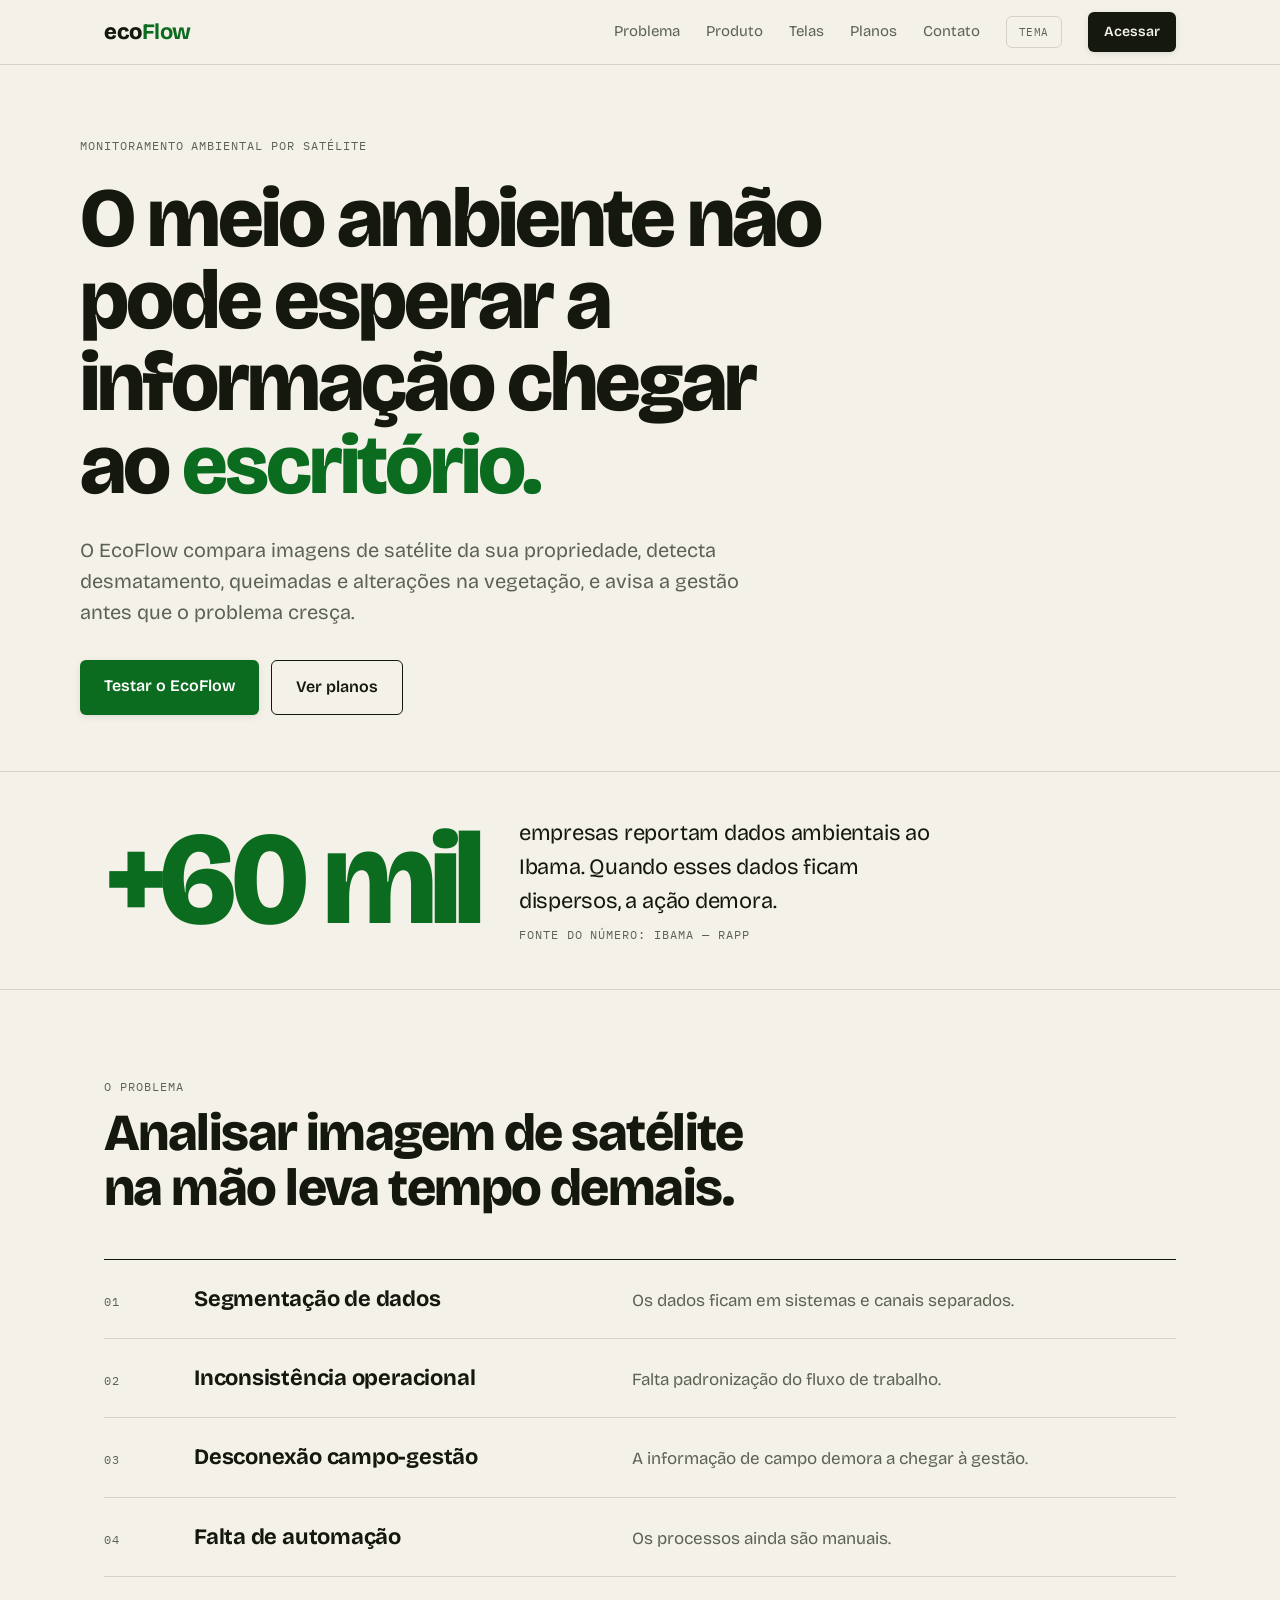
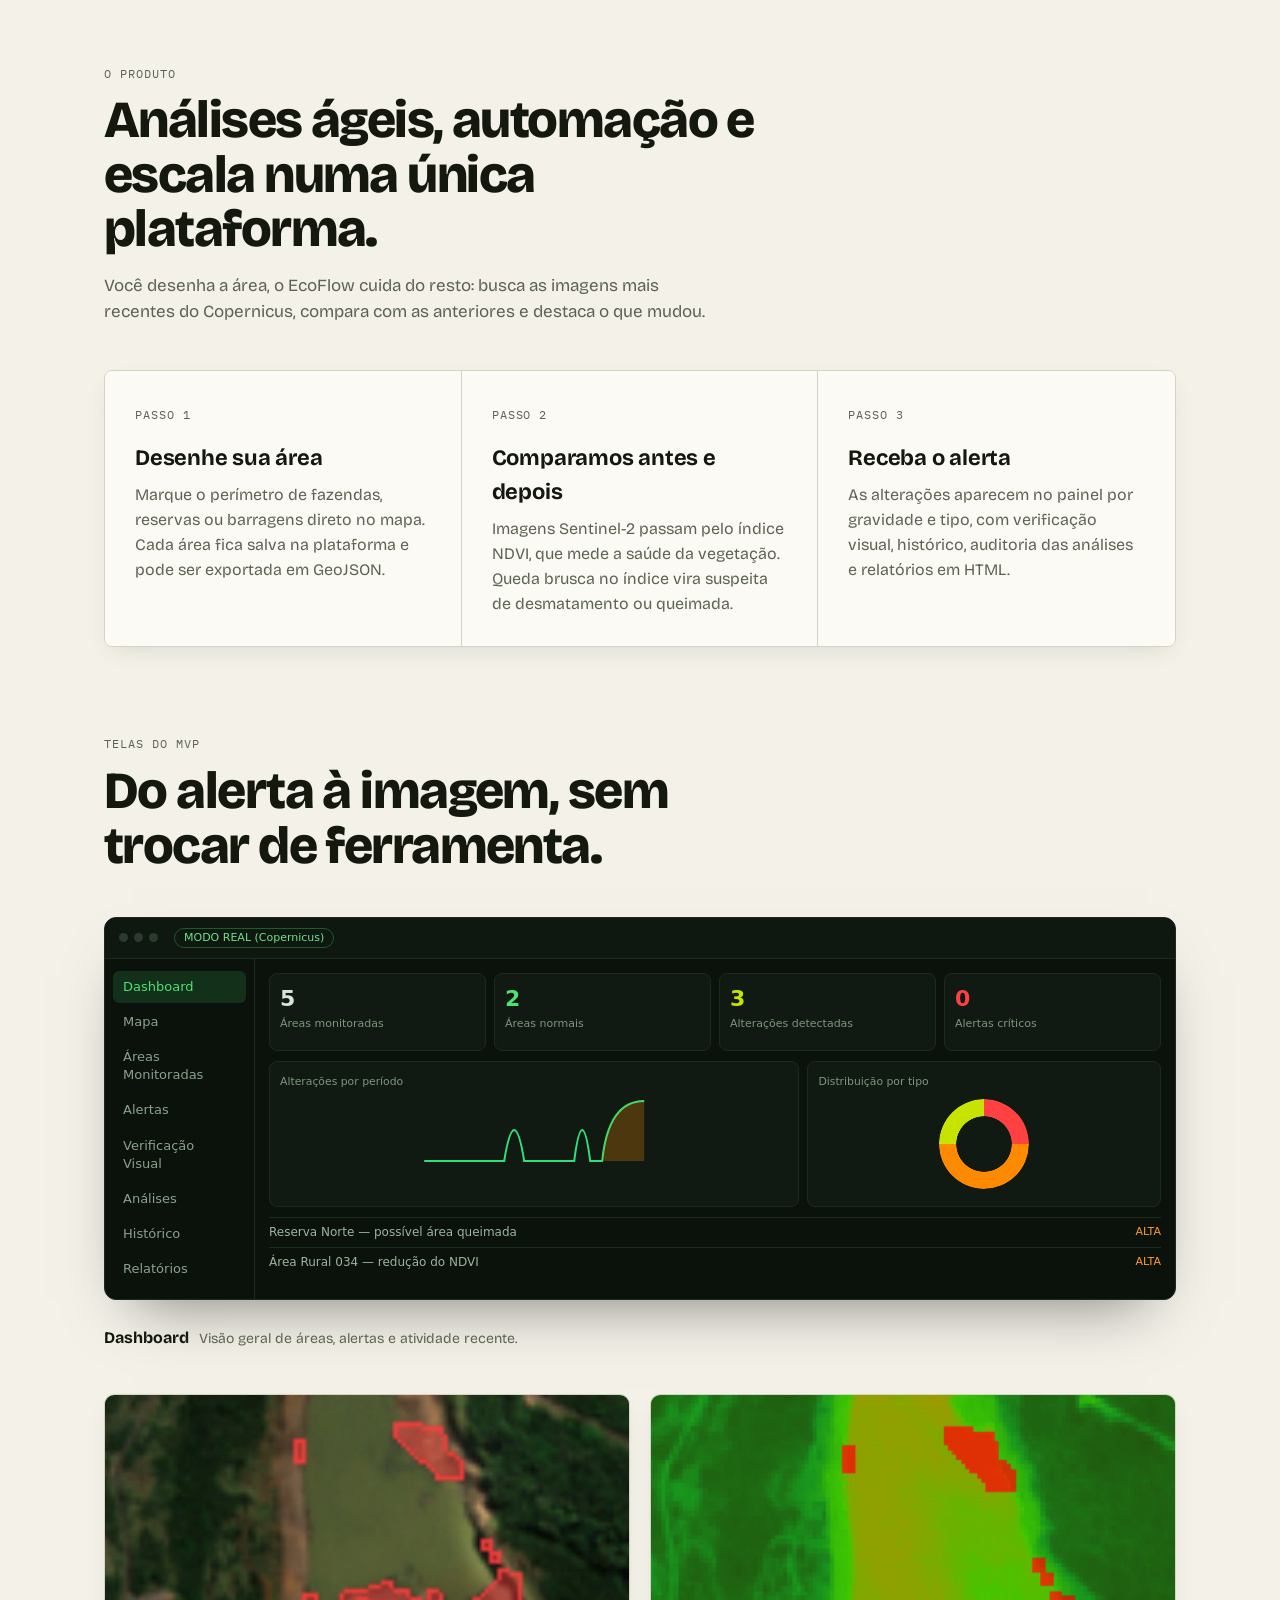
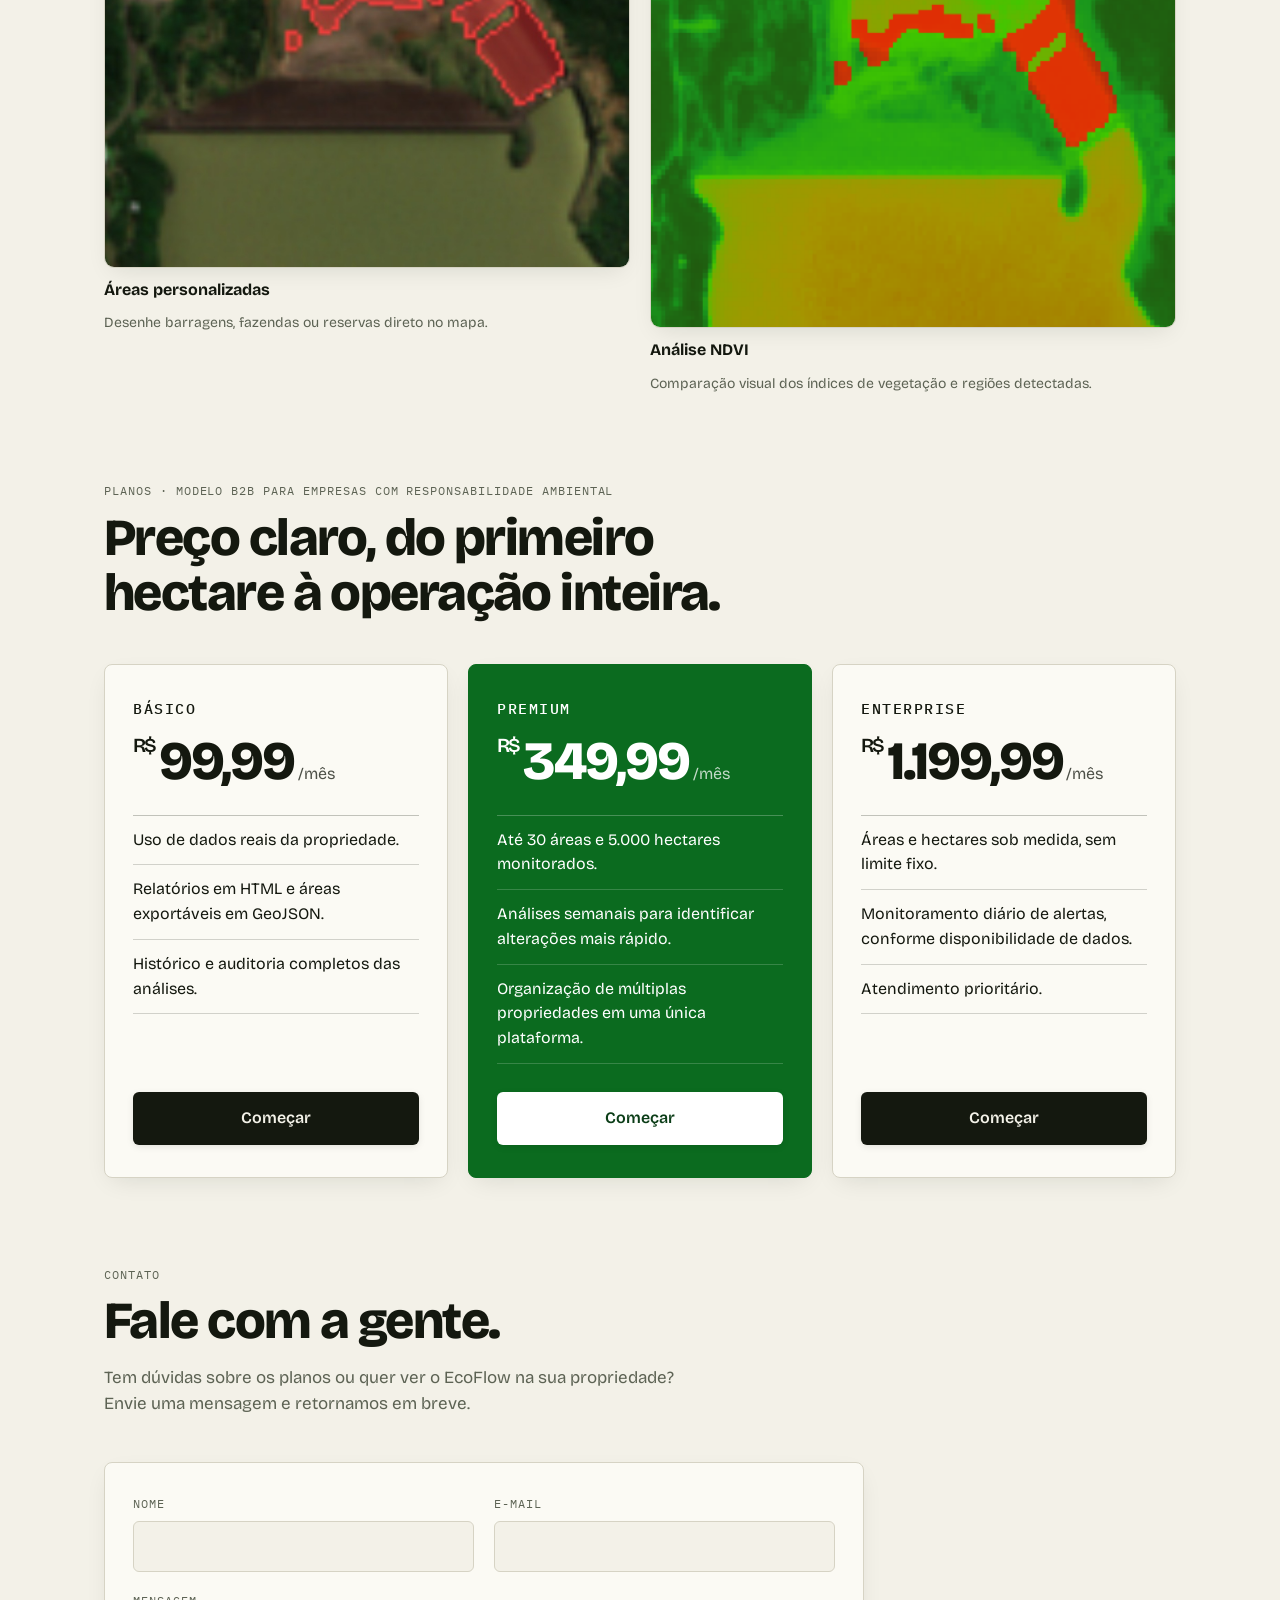
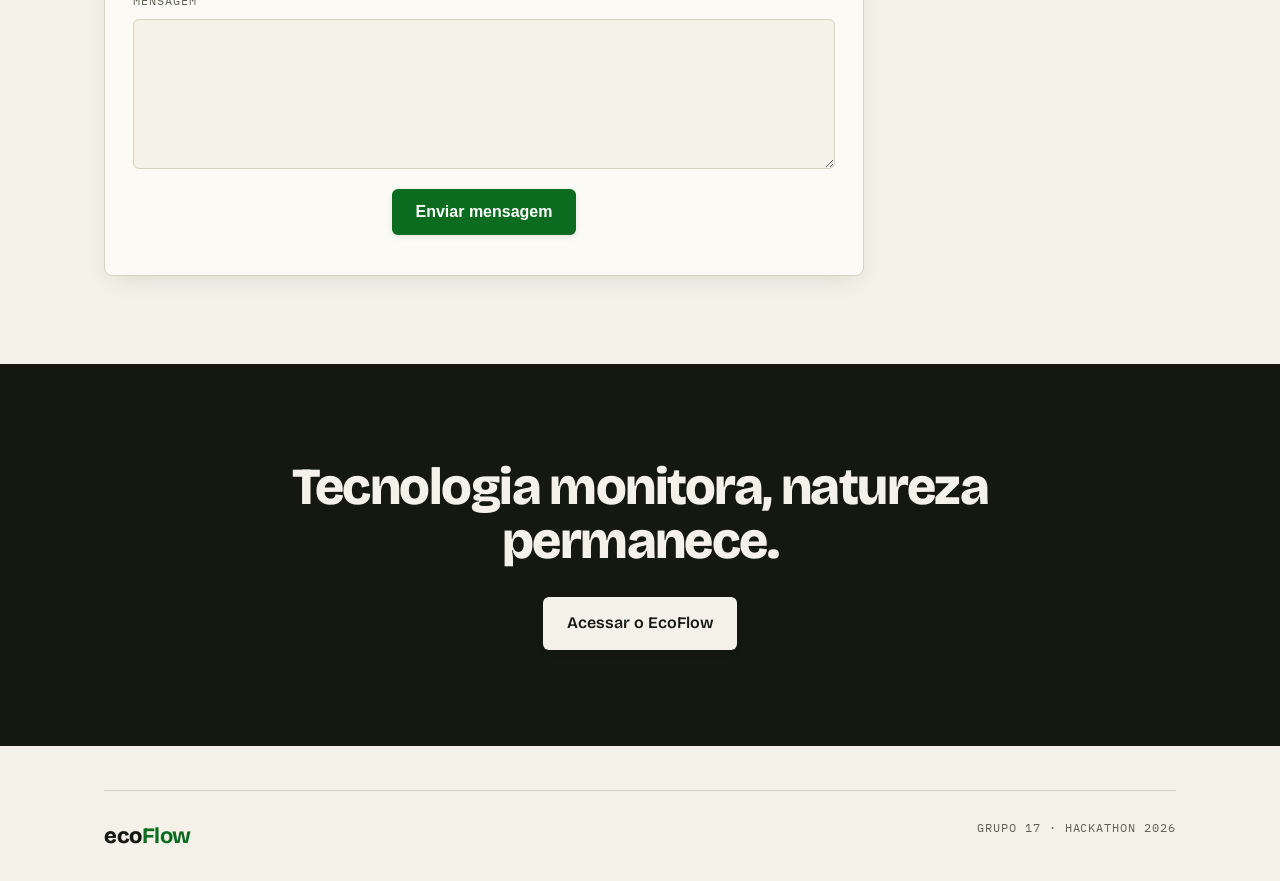
<file: index.html>
<!DOCTYPE html>
<html lang="pt-BR">
<head>
  <meta charset="utf-8">
  <meta name="viewport" content="width=device-width, initial-scale=1, viewport-fit=cover">
  <meta name="description" content="O EcoFlow compara imagens de satélite da sua propriedade, detecta desmatamento e queimadas e avisa a gestão antes que o problema cresça.">
  <meta property="og:type" content="website">
  <meta property="og:title" content="EcoFlow — Tecnologia monitora, natureza permanece">
  <meta property="og:description" content="Monitoramento ambiental por satélite: desenhe sua área e receba alertas de desmatamento, queimadas e alterações na vegetação.">
  <meta property="og:locale" content="pt_BR">
  <title>EcoFlow — Tecnologia monitora, natureza permanece</title>
  
  <link rel="preconnect" href="https://fonts.googleapis.com">
  <link href="https://fonts.googleapis.com/css2?family=Bricolage+Grotesque:opsz,wght@12..96,400;12..96,600;12..96,800&family=IBM+Plex+Mono:wght@400;500&display=swap" rel="stylesheet">
  
  <link rel="stylesheet" href="css/style.css?v=2">
</head>
<body>

  <header>
    <div class="w">
      <a class="logo" href="#">eco<b>Flow</b></a>
      <nav>
        <a href="#problema">Problema</a>
        <a href="#produto">Produto</a>
        <a href="#telas">Telas</a>
        <a href="#planos">Planos</a>
        <a href="#contato">Contato</a>
        <button class="theme-toggle" id="themeToggle" aria-label="Alternar tema">Tema</button>
        <a class="btn" href="https://eco-flow-radar.web.app/">Acessar</a>
      </nav>
    </div>
  </header>

  <main>
    <div class="w hero">
      <p class="mono" style="margin-bottom:22px">Monitoramento ambiental por satélite</p>
      <h1>O meio ambiente não pode esperar a informação chegar ao <em>escritório.</em></h1>
      <p class="lead">O EcoFlow compara imagens de satélite da sua propriedade, detecta desmatamento, queimadas e alterações na vegetação, e avisa a gestão antes que o problema cresça.</p>
      <div class="row">
        <a class="btn g" href="https://eco-flow-radar.web.app/">Testar o EcoFlow</a>
        <a class="btn o" href="#planos">Ver planos</a>
      </div>
    </div>

    <div class="band">
      <div class="w">
        <div class="big">+60 mil</div>
        <p style="font-size:22px;max-width:30ch;letter-spacing:-.01em">
          empresas reportam dados ambientais ao Ibama. Quando esses dados ficam dispersos, a ação demora.
          <span class="mono" style="display:block;margin-top:8px">Fonte do número: IBAMA — RAPP</span>
        </p>
      </div>
    </div>

    <section id="problema">
      <div class="w">
        <p class="mono">O problema</p>
        <h2 style="margin-top:10px">Analisar imagem de satélite na mão leva tempo demais.</h2>
        <div class="causes">
          <div class="cause">
            <span class="mono">01</span>
            <b>Segmentação de dados</b>
            <span>Os dados ficam em sistemas e canais separados.</span>
          </div>
          <div class="cause">
            <span class="mono">02</span>
            <b>Inconsistência operacional</b>
            <span>Falta padronização do fluxo de trabalho.</span>
          </div>
          <div class="cause">
            <span class="mono">03</span>
            <b>Desconexão campo-gestão</b>
            <span>A informação de campo demora a chegar à gestão.</span>
          </div>
          <div class="cause">
            <span class="mono">04</span>
            <b>Falta de automação</b>
            <span>Os processos ainda são manuais.</span>
          </div>
        </div>
      </div>
    </section>

    <section id="produto" style="padding-top:0">
      <div class="w">
        <p class="mono">O produto</p>
        <h2 style="margin-top:10px">Análises ágeis, automação e escala numa única plataforma.</h2>
        <p class="sub">Você desenha a área, o EcoFlow cuida do resto: busca as imagens mais recentes do Copernicus, compara com as anteriores e destaca o que mudou.</p>
        <div class="steps">
          <div class="step">
            <span class="mono">Passo 1</span>
            <h3>Desenhe sua área</h3>
            <p>Marque o perímetro de fazendas, reservas ou barragens direto no mapa. Cada área fica salva na plataforma e pode ser exportada em GeoJSON.</p>
          </div>
          <div class="step">
            <span class="mono">Passo 2</span>
            <h3>Comparamos antes e depois</h3>
            <p>Imagens Sentinel-2 passam pelo índice NDVI, que mede a saúde da vegetação. Queda brusca no índice vira suspeita de desmatamento ou queimada.</p>
          </div>
          <div class="step">
            <span class="mono">Passo 3</span>
            <h3>Receba o alerta</h3>
            <p>As alterações aparecem no painel por gravidade e tipo, com verificação visual, histórico, auditoria das análises e relatórios em HTML.</p>
          </div>
        </div>
      </div>
    </section>

    <section id="telas" style="padding-top:0">
      <div class="w">
        <p class="mono">Telas do MVP</p>
        <h2 style="margin-top:10px">Do alerta à imagem, sem trocar de ferramenta.</h2>
        
        <div class="shots">
          <!-- Dashboard (tela cheia) -->
          <div class="shot-full">
            <div class="scr" role="img" aria-label="Tela do dashboard do EcoFlow">
              <div class="bar">
                <i></i><i></i><i></i>
                <span>MODO REAL (Copernicus)</span>
              </div>
              <div class="app">
                <div class="side">
                  <div class="on">Dashboard</div>
                  <div>Mapa</div>
                  <div>Áreas Monitoradas</div>
                  <div>Alertas</div>
                  <div>Verificação Visual</div>
                  <div>Análises</div>
                  <div>Histórico</div>
                  <div>Relatórios</div>
                </div>
                <div class="main">
                  <div class="kp">
                    <div><b>5</b><small>Áreas monitoradas</small></div>
                    <div><b style="color:#4ee26f">2</b><small>Áreas normais</small></div>
                    <div><b style="color:#c6e400">3</b><small>Alterações detectadas</small></div>
                    <div><b style="color:#ff4141">0</b><small>Alertas críticos</small></div>
                  </div>
                  <div class="pan">
                    <div>
                      <small style="color:#7f947f">Alterações por período</small>
                      <svg viewBox="0 0 220 80" width="100%" height="80" aria-hidden="true">
                        <path d="M0 70H80Q90 8 100 70H150Q158 8 166 70H178Q184 10 220 10" fill="none" stroke="#2fe07a" stroke-width="2"/>
                        <path d="M178 70Q184 10 220 10V70Z" fill="#ff8a00" opacity=".25"/>
                      </svg>
                    </div>
                    <div>
                      <small style="color:#7f947f">Distribuição por tipo</small>
                      <div class="donut"></div>
                    </div>
                  </div>
                  <div>
                    <div class="act"><span>Reserva Norte — possível área queimada</span><em>ALTA</em></div>
                    <div class="act"><span>Área Rural 034 — redução do NDVI</span><em>ALTA</em></div>
                  </div>
                </div>
              </div>
            </div>
            <div class="cap">
              <b>Dashboard</b>
              <span>Visão geral de áreas, alertas e atividade recente.</span>
            </div>
          </div>

          <!-- Mapa e NDVI lado a lado -->
          <div class="shot-grid">
            <div>
              <div class="img-container">
                <img src="images/imagem-mvp.jpg" alt="Mapa com destaque em áreas alteradas">
              </div>
              <div class="cap">
                <b>Áreas personalizadas</b>
                <span>Desenhe barragens, fazendas ou reservas direto no mapa.</span>
              </div>
            </div>

            <div>
              <div class="img-container">
                <img src="images/NVDI.png" alt="Comparação visual dos índices NDVI">
              </div>
              <div class="cap">
                <b>Análise NDVI</b>
                <span>Comparação visual dos índices de vegetação e regiões detectadas.</span>
              </div>
            </div>
          </div>
        </div>
      </div>
    </section>

    <section id="planos" style="padding-top:0">
      <div class="w">
        <p class="mono">Planos · modelo B2B para empresas com responsabilidade ambiental</p>
        <h2 style="margin-top:10px">Preço claro, do primeiro hectare à operação inteira.</h2>
        <div class="plans">
          <div class="plan">
            <h3>Básico</h3>
            <div class="price"><sup>R$</sup>99,99<small> /mês</small></div>
            <ul>
              <li>Uso de dados reais da propriedade.</li>
              <li>Relatórios em HTML e áreas exportáveis em GeoJSON.</li>
              <li>Histórico e auditoria completos das análises.</li>
            </ul>
            <a class="btn" href="https://eco-flow-radar.web.app/">Começar</a>
          </div>

          <div class="plan hot">
            <h3>Premium</h3>
            <div class="price"><sup>R$</sup>349,99<small> /mês</small></div>
            <ul>
              <li>Até 30 áreas e 5.000 hectares monitorados.</li>
              <li>Análises semanais para identificar alterações mais rápido.</li>
              <li>Organização de múltiplas propriedades em uma única plataforma.</li>
            </ul>
            <a class="btn" href="https://eco-flow-radar.web.app/">Começar</a>
          </div>

          <div class="plan">
            <h3>Enterprise</h3>
            <div class="price"><sup>R$</sup>1.199,99<small> /mês</small></div>
            <ul>
              <li>Áreas e hectares sob medida, sem limite fixo.</li>
              <li>Monitoramento diário de alertas, conforme disponibilidade de dados.</li>
              <li>Atendimento prioritário.</li>
            </ul>
            <a class="btn" href="https://eco-flow-radar.web.app/">Começar</a>
          </div>
        </div>
      </div>
    </section>

    <section id="contato" style="padding-top:0">
      <div class="w">
        <p class="mono">Contato</p>
        <h2 style="margin-top:10px">Fale com a gente.</h2>
        <p class="sub">Tem dúvidas sobre os planos ou quer ver o EcoFlow na sua propriedade? Envie uma mensagem e retornamos em breve.</p>

        <form class="contact" id="contactForm" novalidate>
          <div class="field">
            <label for="cf-nome">Nome</label>
            <input type="text" id="cf-nome" name="nome" autocomplete="name" required>
          </div>
          <div class="field">
            <label for="cf-email">E-mail</label>
            <input type="email" id="cf-email" name="email" autocomplete="email" required>
          </div>
          <div class="field full">
            <label for="cf-mensagem">Mensagem</label>
            <textarea id="cf-mensagem" name="mensagem" rows="5" required></textarea>
          </div>
          <!-- campo anti-spam: deve ficar vazio -->
          <input type="text" name="website" class="hp" tabindex="-1" autocomplete="off" aria-hidden="true">
          <div class="field full form-actions">
            <button class="btn g" type="submit">Enviar mensagem</button>
            <p class="form-status" id="formStatus" role="status" aria-live="polite"></p>
          </div>
        </form>
      </div>
    </section>

    <div class="cta">
      <div class="w">
        <h2>Tecnologia monitora, natureza permanece.</h2>
        <a class="btn" href="https://eco-flow-radar.web.app/">Acessar o EcoFlow</a>
      </div>
    </div>
  </main>

  <div class="w">
    <footer>
      <span class="logo">eco<b>Flow</b></span>
      <span class="mono">Grupo 17 · Hackathon 2026</span>
    </footer>
  </div>

  <script>
    const themeToggle = document.getElementById('themeToggle');
    const html = document.documentElement;
    const media = window.matchMedia('(prefers-color-scheme: dark)');

    try {
      const saved = localStorage.getItem('theme');
      if (saved === 'dark' || saved === 'light') html.setAttribute('data-theme', saved);
    } catch (e) {}

    themeToggle.addEventListener('click', () => {
      const attr = html.getAttribute('data-theme');
      const current = attr || (media.matches ? 'dark' : 'light');
      const next = current === 'dark' ? 'light' : 'dark';
      html.setAttribute('data-theme', next);
      try { localStorage.setItem('theme', next); } catch (e) {}
    });

    // Formulário de contato (envio via Formspree)
    const FORM_ENDPOINT = 'https://formspree.io/f/xbgdeoev';

    const form = document.getElementById('contactForm');
    const statusEl = document.getElementById('formStatus');

    function setStatus(msg, type) {
      statusEl.textContent = msg;
      statusEl.className = 'form-status' + (type ? ' ' + type : '');
    }

    form.addEventListener('submit', async (e) => {
      e.preventDefault();

      if (form.website.value) return; // honeypot preenchido: provável bot

      if (!form.checkValidity()) {
        form.reportValidity();
        return;
      }

      if (!FORM_ENDPOINT) {
        setStatus('O envio ainda não está configurado. Tente novamente mais tarde.', 'err');
        return;
      }

      const btn = form.querySelector('button[type="submit"]');
      btn.disabled = true;
      setStatus('Enviando…');

      try {
        const res = await fetch(FORM_ENDPOINT, {
          method: 'POST',
          headers: { 'Accept': 'application/json' },
          body: new FormData(form)
        });
        if (!res.ok) throw new Error('HTTP ' + res.status);
        form.reset();
        setStatus('Mensagem enviada! Obrigado pelo contato.', 'ok');
      } catch (err) {
        setStatus('Não foi possível enviar agora. Tente novamente em instantes.', 'err');
      } finally {
        btn.disabled = false;
      }
    });
  </script>

</body>
</html>
</file>
<file: css/style.css>
:root {
  --bg: #f3f1e8;
  --ink: #14180f;
  --mute: #5d6354;
  --line: #d6d3c4;
  --g: #0b6b1f;
  --g2: #1c8a2f;
  --on-g: #ffffff;
  --card: #fbfaf4;
  --shadow: 0 8px 24px -8px rgba(20, 24, 15, 0.12);
  box-sizing: border-box;
  padding-top: env(safe-area-inset-top, 0px);
  padding-bottom: env(safe-area-inset-bottom, 0px);
}

@media (prefers-color-scheme: dark) {
  :root:not([data-theme="light"]) {
    --bg: #0e120c;
    --ink: #ecebe0;
    --mute: #98a08c;
    --line: #2a3024;
    --g: #5fd37a;
    --g2: #3fb85c;
    --on-g: #06210f;
    --card: #151a12;
    --shadow: 0 8px 24px -8px rgba(0, 0, 0, 0.4);
  }
}

:root[data-theme="dark"] {
  --on-g: #06210f;
  --bg: #0e120c;
  --ink: #ecebe0;
  --mute: #98a08c;
  --line: #2a3024;
  --g: #5fd37a;
  --g2: #3fb85c;
  --card: #151a12;
  --shadow: 0 8px 24px -8px rgba(0, 0, 0, 0.4);
}

* {
  box-sizing: border-box;
  margin: 0;
}

html {
  scroll-behavior: smooth;
  scroll-padding-top: env(safe-area-inset-top, 0px);
}

body {
  background: var(--bg);
  color: var(--ink);
  font: 400 17px/1.55 "Bricolage Grotesque", system-ui, sans-serif;
  -webkit-font-smoothing: antialiased;
  -moz-osx-font-smoothing: grayscale;
}

.w {
  max-width: 1120px;
  margin: 0 auto;
  padding: 0 24px;
}

.mono {
  font-family: "IBM Plex Mono", ui-monospace, monospace;
  font-size: 12px;
  letter-spacing: .08em;
  text-transform: uppercase;
  color: var(--mute);
}

a {
  color: inherit;
}

header {
  border-bottom: 1px solid var(--line);
  position: sticky;
  top: 0;
  background: var(--bg);
  z-index: 100;
  backdrop-filter: blur(8px);
}

header .w {
  display: flex;
  justify-content: space-between;
  align-items: center;
  height: 64px;
}

.logo {
  font-weight: 800;
  font-size: 22px;
  text-decoration: none;
  letter-spacing: -.02em;
}

.logo b {
  color: var(--g);
}

nav {
  display: flex;
  gap: 26px;
  align-items: center;
  font-size: 15px;
}

nav a {
  text-decoration: none;
  color: var(--mute);
  transition: color 0.2s;
}

nav a:hover {
  color: var(--ink);
}

.btn {
  display: inline-block;
  background: var(--ink);
  color: var(--bg);
  padding: 14px 24px;
  border-radius: 6px;
  text-decoration: none;
  font-weight: 600;
  font-size: 16px;
  transition: transform 0.15s, box-shadow 0.2s;
  border: none;
  cursor: pointer;
  box-shadow: 0 2px 8px -2px rgba(0,0,0,0.15);
}

.btn:hover {
  transform: translateY(-2px);
  box-shadow: 0 6px 16px -4px rgba(0,0,0,0.2);
}

.btn:focus-visible {
  outline: 2px solid var(--g);
  outline-offset: 2px;
}

.btn.g {
  background: var(--g);
  color: var(--on-g);
}

.btn.o {
  background: none;
  color: var(--ink);
  border: 1px solid var(--ink);
  box-shadow: none;
}

.btn.o:hover {
  background: var(--ink);
  color: var(--bg);
}

nav .btn {
  padding: 9px 16px;
  font-size: 14px;
  color: var(--bg);
}

.hero {
  padding: 72px 0 56px;
}

.hero h1 {
  font-size: clamp(40px, 7vw, 84px);
  line-height: .98;
  letter-spacing: -.035em;
  font-weight: 800;
  max-width: 15ch;
}

.hero h1 em {
  font-style: normal;
  color: var(--g);
}

.hero p.lead {
  max-width: 52ch;
  margin: 28px 0 32px;
  font-size: 20px;
  color: var(--mute);
}

.row {
  display: flex;
  gap: 12px;
  flex-wrap: wrap;
}

.band {
  border-block: 1px solid var(--line);
  padding: 44px 0;
}

.band .w {
  display: grid;
  grid-template-columns: auto 1fr;
  gap: 40px;
  align-items: center;
}

.big {
  font-size: clamp(64px, 11vw, 132px);
  font-weight: 800;
  letter-spacing: -.05em;
  line-height: .9;
  color: var(--g);
}

section {
  padding: 88px 0;
}

h2 {
  font-size: clamp(30px, 4.4vw, 52px);
  letter-spacing: -.03em;
  line-height: 1.05;
  font-weight: 800;
  max-width: 20ch;
}

.sub {
  max-width: 56ch;
  color: var(--mute);
  margin-top: 16px;
}

.causes {
  margin-top: 44px;
  border-top: 1px solid var(--ink);
}

.cause {
  display: grid;
  grid-template-columns: 70px 1fr 1.3fr;
  gap: 20px;
  padding: 22px 0;
  border-bottom: 1px solid var(--line);
  align-items: baseline;
}

.cause b {
  font-size: 22px;
  letter-spacing: -.01em;
}

.cause span {
  color: var(--mute);
}

.steps {
  display: grid;
  grid-template-columns: repeat(3, 1fr);
  gap: 0;
  margin-top: 44px;
  border: 1px solid var(--line);
  border-radius: 8px;
  overflow: hidden;
  box-shadow: var(--shadow);
}

.step {
  padding: 30px;
  border-right: 1px solid var(--line);
  background: var(--card);
}

.step:last-child {
  border: 0;
}

.step h3 {
  font-size: 22px;
  margin: 14px 0 8px;
  letter-spacing: -.01em;
}

.step p {
  color: var(--mute);
  font-size: 16px;
}

/* mock screens & images */
.scr {
  background: #0b120c;
  border-radius: 12px;
  overflow: hidden;
  box-shadow: 0 30px 60px -30px rgba(0, 0, 0, .5);
  border: 1px solid #1d2a1f;
  color: #d7e6d9;
  font: 13px/1.4 system-ui, sans-serif;
}

.bar {
  display: flex;
  gap: 6px;
  align-items: center;
  padding: 10px 14px;
  border-bottom: 1px solid #1d2a1f;
  background: #0e1710;
}

.bar i {
  width: 9px;
  height: 9px;
  border-radius: 50%;
  background: #2b3a2d;
}

.bar span {
  margin-left: 10px;
  font-size: 11px;
  color: #6fe08a;
  border: 1px solid #1e5a2c;
  border-radius: 20px;
  padding: 1px 9px;
}

.app {
  display: grid;
  grid-template-columns: 150px 1fr;
  min-height: 340px;
}

.side {
  border-right: 1px solid #1d2a1f;
  padding: 12px 8px;
  display: flex;
  flex-direction: column;
  gap: 3px;
}

.side div {
  padding: 7px 10px;
  border-radius: 6px;
  color: #8ba08e;
}

.side .on {
  background: #12301a;
  color: #4ee26f;
}

.main {
  padding: 14px;
  display: grid;
  gap: 10px;
}

.kp {
  display: grid;
  grid-template-columns: repeat(4, 1fr);
  gap: 8px;
}

.kp div {
  background: #101a12;
  border: 1px solid #1d2a1f;
  border-radius: 8px;
  padding: 10px;
}

.kp b {
  display: block;
  font-size: 22px;
}

.kp small {
  color: #7f947f;
  font-size: 11px;
}

.pan {
  display: grid;
  grid-template-columns: 1.5fr 1fr;
  gap: 8px;
}

.pan > div {
  background: #101a12;
  border: 1px solid #1d2a1f;
  border-radius: 8px;
  padding: 10px;
}

.donut {
  width: 90px;
  height: 90px;
  border-radius: 50%;
  margin: 8px auto 0;
  background: conic-gradient(#ff4141 0 25%, #ff8a00 25% 75%, #c6e400 75%);
  -webkit-mask: radial-gradient(circle 28px, transparent 98%, #000 100%);
  mask: radial-gradient(circle 28px, transparent 98%, #000 100%);
}

.act {
  display: flex;
  justify-content: space-between;
  padding: 6px 0;
  border-top: 1px solid #1d2a1f;
  color: #9db39f;
  font-size: 12px;
}

.act em {
  font-style: normal;
  color: #ff9a2e;
  font-size: 11px;
}

.shots {
  display: grid;
  gap: 44px;
  margin-top: 44px;
}

.shot-full {
  display: grid;
  gap: 16px;
}

.shot-grid {
  display: grid;
  grid-template-columns: repeat(2, 1fr);
  gap: 20px;
}

.img-container {
  width: 100%;
  border-radius: 10px;
  overflow: hidden;
  border: 1px solid var(--line);
  box-shadow: var(--shadow);
  background: var(--card);
}

.img-container img {
  width: 100%;
  height: auto;
  display: block;
  object-fit: cover;
}

.cap {
  display: flex;
  gap: 10px;
  align-items: baseline;
  flex-wrap: wrap;
  margin-top: 10px;
}

.cap b {
  font-size: 16px;
}

.cap span {
  color: var(--mute);
  font-size: 14px;
}

.plans {
  display: grid;
  grid-template-columns: repeat(3, 1fr);
  gap: 20px;
  margin-top: 44px;
  align-items: stretch;
}

.plan {
  background: var(--card);
  border: 1px solid var(--line);
  border-radius: 8px;
  padding: 32px 28px;
  display: flex;
  flex-direction: column;
  box-shadow: var(--shadow);
  transition: transform 0.2s;
}

.plan:hover {
  transform: translateY(-4px);
}

.plan.hot {
  background: var(--g);
  color: var(--on-g);
  border-color: var(--g);
}

.plan h3 {
  font-size: 15px;
  font-family: "IBM Plex Mono", monospace;
  letter-spacing: .1em;
  text-transform: uppercase;
  font-weight: 500;
}

.price {
  font-size: 54px;
  font-weight: 800;
  letter-spacing: -.04em;
  margin: 14px 0 4px;
  line-height: 1;
}

.price small {
  font-size: 16px;
  font-weight: 400;
  letter-spacing: 0;
  opacity: .75;
}

.price sup {
  font-size: 20px;
  vertical-align: top;
  margin-right: 4px;
  font-weight: 600;
}

.plan ul {
  list-style: none;
  padding: 0;
  margin: 22px 0 28px;
  border-top: 1px solid currentColor;
  border-color: color-mix(in srgb, currentColor 25%, transparent);
}

.plan li {
  padding: 12px 0;
  border-bottom: 1px solid color-mix(in srgb, currentColor 18%, transparent);
  font-size: 16px;
}

.plan .btn {
  margin-top: auto;
  text-align: center;
}

.plan.hot .btn {
  background: #fff;
  color: #0b3d17;
}

/* Formulário de contato */
.contact {
  display: grid;
  grid-template-columns: repeat(2, 1fr);
  gap: 20px;
  margin-top: 44px;
  max-width: 760px;
  padding: 32px 28px;
  background: var(--card);
  border: 1px solid var(--line);
  border-radius: 8px;
  box-shadow: var(--shadow);
}

.contact .field {
  display: flex;
  flex-direction: column;
  gap: 8px;
}

.contact .field.full {
  grid-column: 1 / -1;
}

.contact label {
  font-family: "IBM Plex Mono", ui-monospace, monospace;
  font-size: 12px;
  letter-spacing: .08em;
  text-transform: uppercase;
  color: var(--mute);
}

.contact input,
.contact textarea {
  width: 100%;
  font: inherit;
  font-size: 16px;
  color: var(--ink);
  background: var(--bg);
  border: 1px solid var(--line);
  border-radius: 6px;
  padding: 12px 14px;
  transition: border-color 0.2s, box-shadow 0.2s;
}

.contact textarea {
  resize: vertical;
  min-height: 120px;
}

.contact input:focus-visible,
.contact textarea:focus-visible {
  outline: none;
  border-color: var(--g);
  box-shadow: 0 0 0 3px color-mix(in srgb, var(--g) 25%, transparent);
}

.contact .hp {
  position: absolute;
  left: -9999px;
  width: 1px;
  height: 1px;
  opacity: 0;
}

.form-actions {
  flex-direction: row;
  align-items: center;
  flex-wrap: wrap;
  gap: 16px;
}

.btn:disabled {
  opacity: .6;
  cursor: not-allowed;
  transform: none;
}

.form-status {
  font-size: 15px;
  color: var(--mute);
}

.form-status.ok {
  color: var(--g);
}

.form-status.err {
  color: #c0392b;
}

.cta {
  background: var(--ink);
  color: var(--bg);
  padding: 96px 0;
  text-align: center;
}

.cta h2 {
  margin: 0 auto 28px;
  max-width: 22ch;
}

.cta .btn {
  background: var(--bg);
  color: var(--ink);
}

footer {
  padding: 28px 0;
  display: flex;
  justify-content: space-between;
  flex-wrap: wrap;
  gap: 12px;
  border-top: 1px solid var(--line);
  margin-top: 44px;
}

/* Theme toggle */
.theme-toggle {
  background: none;
  border: 1px solid var(--line);
  border-radius: 6px;
  padding: 8px 12px;
  color: var(--mute);
  cursor: pointer;
  font-family: "IBM Plex Mono", monospace;
  font-size: 11px;
  text-transform: uppercase;
  letter-spacing: 0.05em;
  transition: all 0.2s;
}

.theme-toggle:hover {
  color: var(--ink);
  border-color: var(--ink);
}

.theme-toggle:focus-visible {
  outline: 2px solid var(--g);
  outline-offset: 2px;
}

@media (max-width: 860px) {
  nav a:not(.btn) {
    display: none;
  }

  .band .w,
  .steps,
  .plans,
  .shot-grid,
  .contact {
    grid-template-columns: 1fr;
  }

  .contact {
    padding: 24px 20px;
  }

  .step {
    border-right: 0;
    border-bottom: 1px solid var(--line);
  }

  .cause {
    grid-template-columns: 40px 1fr;
  }

  .cause span {
    grid-column: 2;
  }

  .app {
    grid-template-columns: 1fr;
  }

  .side {
    display: none;
  }

  .kp {
    grid-template-columns: repeat(2, 1fr);
  }

  .pan {
    grid-template-columns: 1fr;
  }

  section {
    padding: 60px 0;
  }
}
</file>
